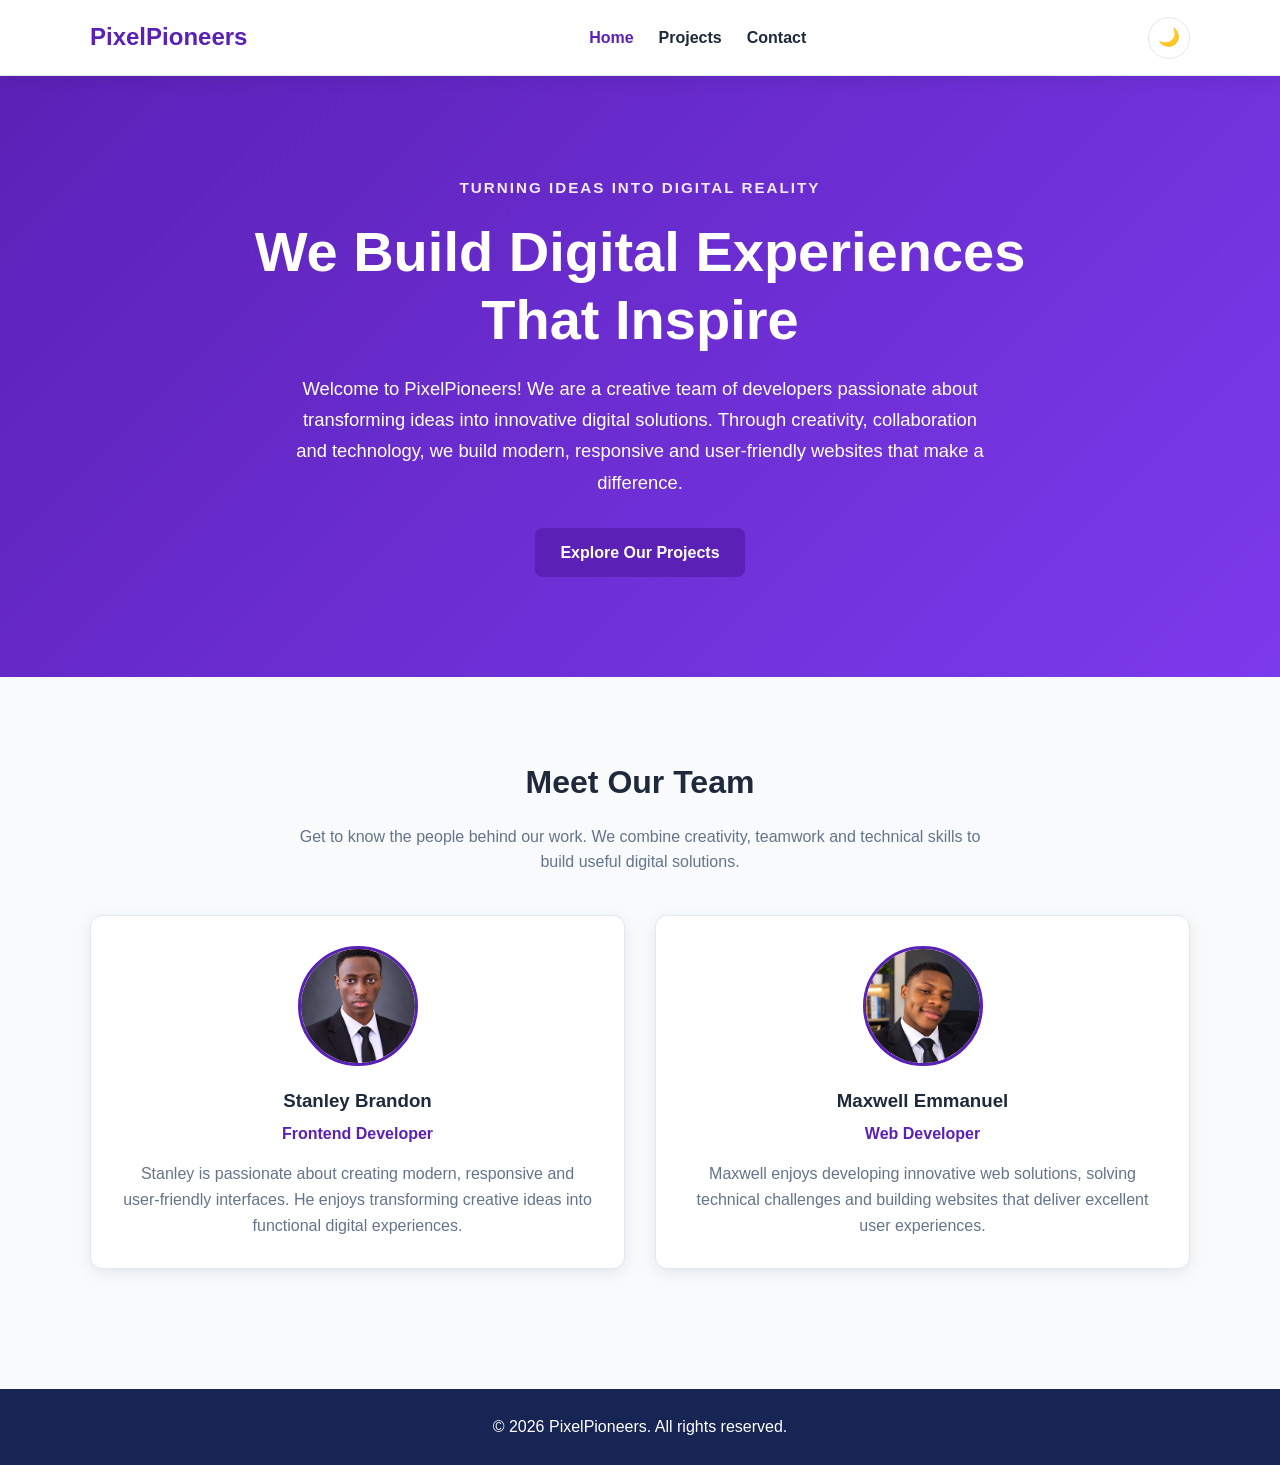
<file: index.html>
<!doctype html>
<html lang="en">
  <head>
    <meta charset="UTF-8" />
    <meta name="viewport" content="width=device-width, initial-scale=1.0" />
    <meta
      name="description"
      content="Meet PixelPioneers, a creative team of developers turning ideas into digital reality through innovative web development."
    />
    <title>PixelPioneers | Home</title>

    <link rel="stylesheet" href="css/styles.css" />
    <script src="js/script.js" defer></script>
  </head>

  <body>
    <a href="#main-content" class="skip-link">Skip to main content</a>

    <header class="site-header">
      <div class="container header-content">
        <a href="index.html" class="logo">PixelPioneers</a>

        <nav class="main-nav" aria-label="Main navigation">
          <button
            class="nav-toggle"
            aria-label="Toggle navigation"
            aria-expanded="false"
          >
            ☰
          </button>

          <ul class="nav-links">
            <li><a href="index.html" aria-current="page">Home</a></li>
            <li><a href="projects.html">Projects</a></li>
            <li><a href="contact.html">Contact</a></li>
          </ul>
        </nav>

        <button class="theme-toggle" aria-label="Toggle dark mode">🌙</button>
      </div>
    </header>

    <main id="main-content">
      <section class="hero">
        <div class="container">
          <p class="hero-tagline">Turning Ideas into Digital Reality</p>

          <h1>We Build Digital Experiences That Inspire</h1>

          <p class="hero-lead">
            Welcome to PixelPioneers! We are a creative team of developers
            passionate about transforming ideas into innovative digital
            solutions. Through creativity, collaboration and technology, we
            build modern, responsive and user-friendly websites that make a
            difference.
          </p>

          <a href="projects.html" class="btn"> Explore Our Projects </a>
        </div>
      </section>

      <section class="team-section">
        <div class="container">
          <h2>Meet Our Team</h2>

          <p>
            Get to know the people behind our work. We combine creativity,
            teamwork and technical skills to build useful digital solutions.
          </p>

          <div class="team-grid">
            <!-- Stanley Brandon -->
            <article class="team-card">
              <img
                src="images/stanley.jpg"
                alt="Portrait of Stanley Brandon"
                class="profile-photo"
              />

              <h3>Stanley Brandon</h3>

              <p class="role">Frontend Developer</p>

              <p>
                Stanley is passionate about creating modern, responsive and
                user-friendly interfaces. He enjoys transforming creative ideas
                into functional digital experiences.
              </p>
            </article>

            <!-- Maxwell Emmanuel -->
            <article class="team-card">
              <img
                src="images/maxwell.jpg"
                alt="Portrait of Maxwell Emmanuel"
                class="profile-photo"
              />

              <h3>Maxwell Emmanuel</h3>

              <p class="role">Web Developer</p>

              <p>
                Maxwell enjoys developing innovative web solutions, solving
                technical challenges and building websites that deliver
                excellent user experiences.
              </p>
            </article>
          </div>
        </div>
      </section>
    </main>

    <footer class="site-footer">
      <div class="container">
        <p>
          &copy; <span id="current-year">2026</span> PixelPioneers. All rights
          reserved.
        </p>
      </div>
    </footer>
  </body>
</html>
</file>
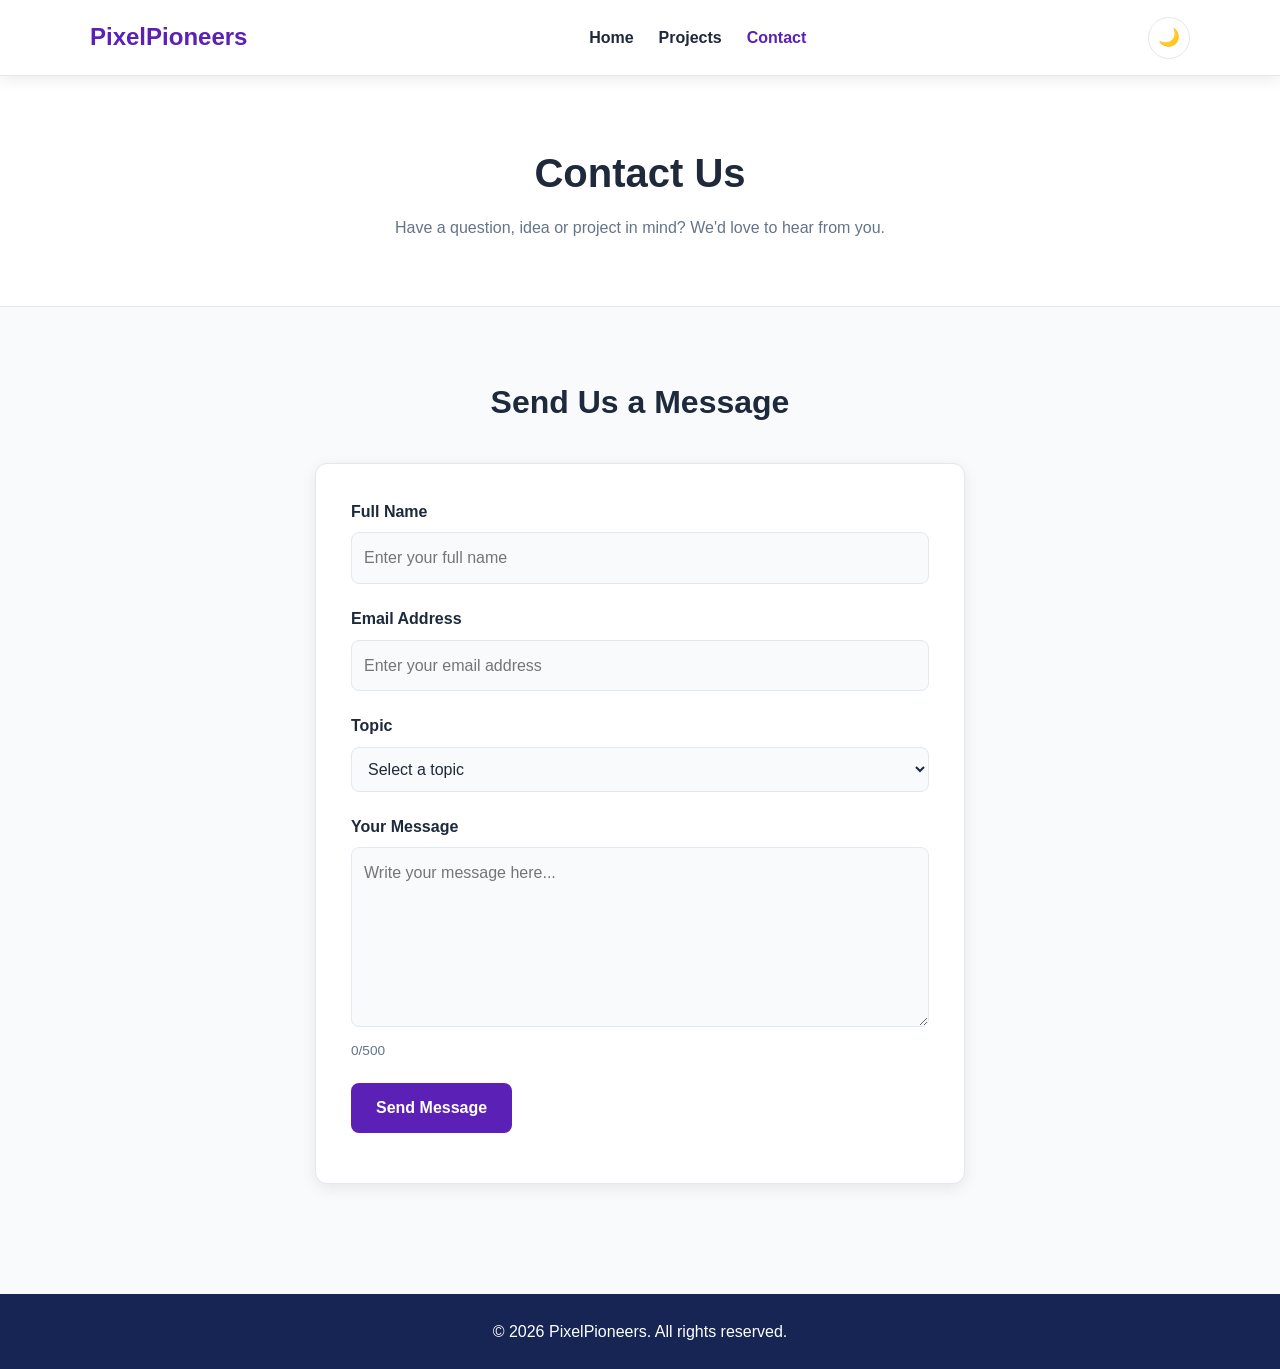
<file: contact.html>
<!doctype html>
<html lang="en">
  <head>
    <meta charset="UTF-8" />
    <meta name="viewport" content="width=device-width, initial-scale=1.0" />

    <meta
      name="description"
      content="Contact PixelPioneers for questions and collaboration."
    />

    <title>PixelPioneers | Contact</title>

    <link rel="stylesheet" href="css/styles.css" />
    <script src="js/script.js" defer></script>
  </head>

  <body>
    <a href="#main-content" class="skip-link"> Skip to main content </a>

    <header class="site-header">
      <div class="container header-content">
        <a href="index.html" class="logo">PixelPioneers</a>

        <nav class="main-nav" aria-label="Main navigation">
          <button
            class="nav-toggle"
            aria-label="Toggle navigation"
            aria-expanded="false"
          >
            ☰
          </button>

          <ul class="nav-links">
            <li>
              <a href="index.html">Home</a>
            </li>

            <li>
              <a href="projects.html">Projects</a>
            </li>

            <li>
              <a href="contact.html" aria-current="page">Contact</a>
            </li>
          </ul>
        </nav>

        <button class="theme-toggle" aria-label="Toggle dark mode">🌙</button>
      </div>
    </header>

    <main id="main-content">
      <section class="page-hero">
        <div class="container">
          <h1>Contact Us</h1>

          <p>
            Have a question, idea or project in mind? We'd love to hear from
            you.
          </p>
        </div>
      </section>

      <section class="contact-section">
        <div class="container">
          <h2>Send Us a Message</h2>

          <form id="contact-form" novalidate>
            <div class="form-group">
              <label for="name">Full Name</label>

              <input
                type="text"
                id="name"
                name="name"
                placeholder="Enter your full name"
                required
              />

              <p class="error-message" id="name-error"></p>
            </div>

            <div class="form-group">
              <label for="email">Email Address</label>

              <input
                type="email"
                id="email"
                name="email"
                placeholder="Enter your email address"
                required
              />

              <p class="error-message" id="email-error"></p>
            </div>

            <div class="form-group">
              <label for="topic">Topic</label>

              <select id="topic" name="topic" required>
                <option value="">Select a topic</option>

                <option value="general">General Inquiry</option>

                <option value="collaboration">Collaboration</option>

                <option value="project">Project Discussion</option>

                <option value="other">Other</option>
              </select>

              <p class="error-message" id="topic-error"></p>
            </div>

            <div class="form-group">
              <label for="message">Your Message</label>

              <textarea
                id="message"
                name="message"
                rows="6"
                maxlength="500"
                placeholder="Write your message here..."
                required
              ></textarea>

              <p id="char-count" aria-live="polite">0/500 characters</p>

              <p class="error-message" id="message-error"></p>
            </div>

            <button type="submit" class="btn">Send Message</button>

            <p id="form-status" role="status" aria-live="polite"></p>
          </form>
        </div>
      </section>
    </main>

    <footer class="site-footer">
      <div class="container">
        <p>
          &copy; <span id="current-year">2026</span>
          PixelPioneers. All rights reserved.
        </p>
      </div>
    </footer>
  </body>
</html>
</file>
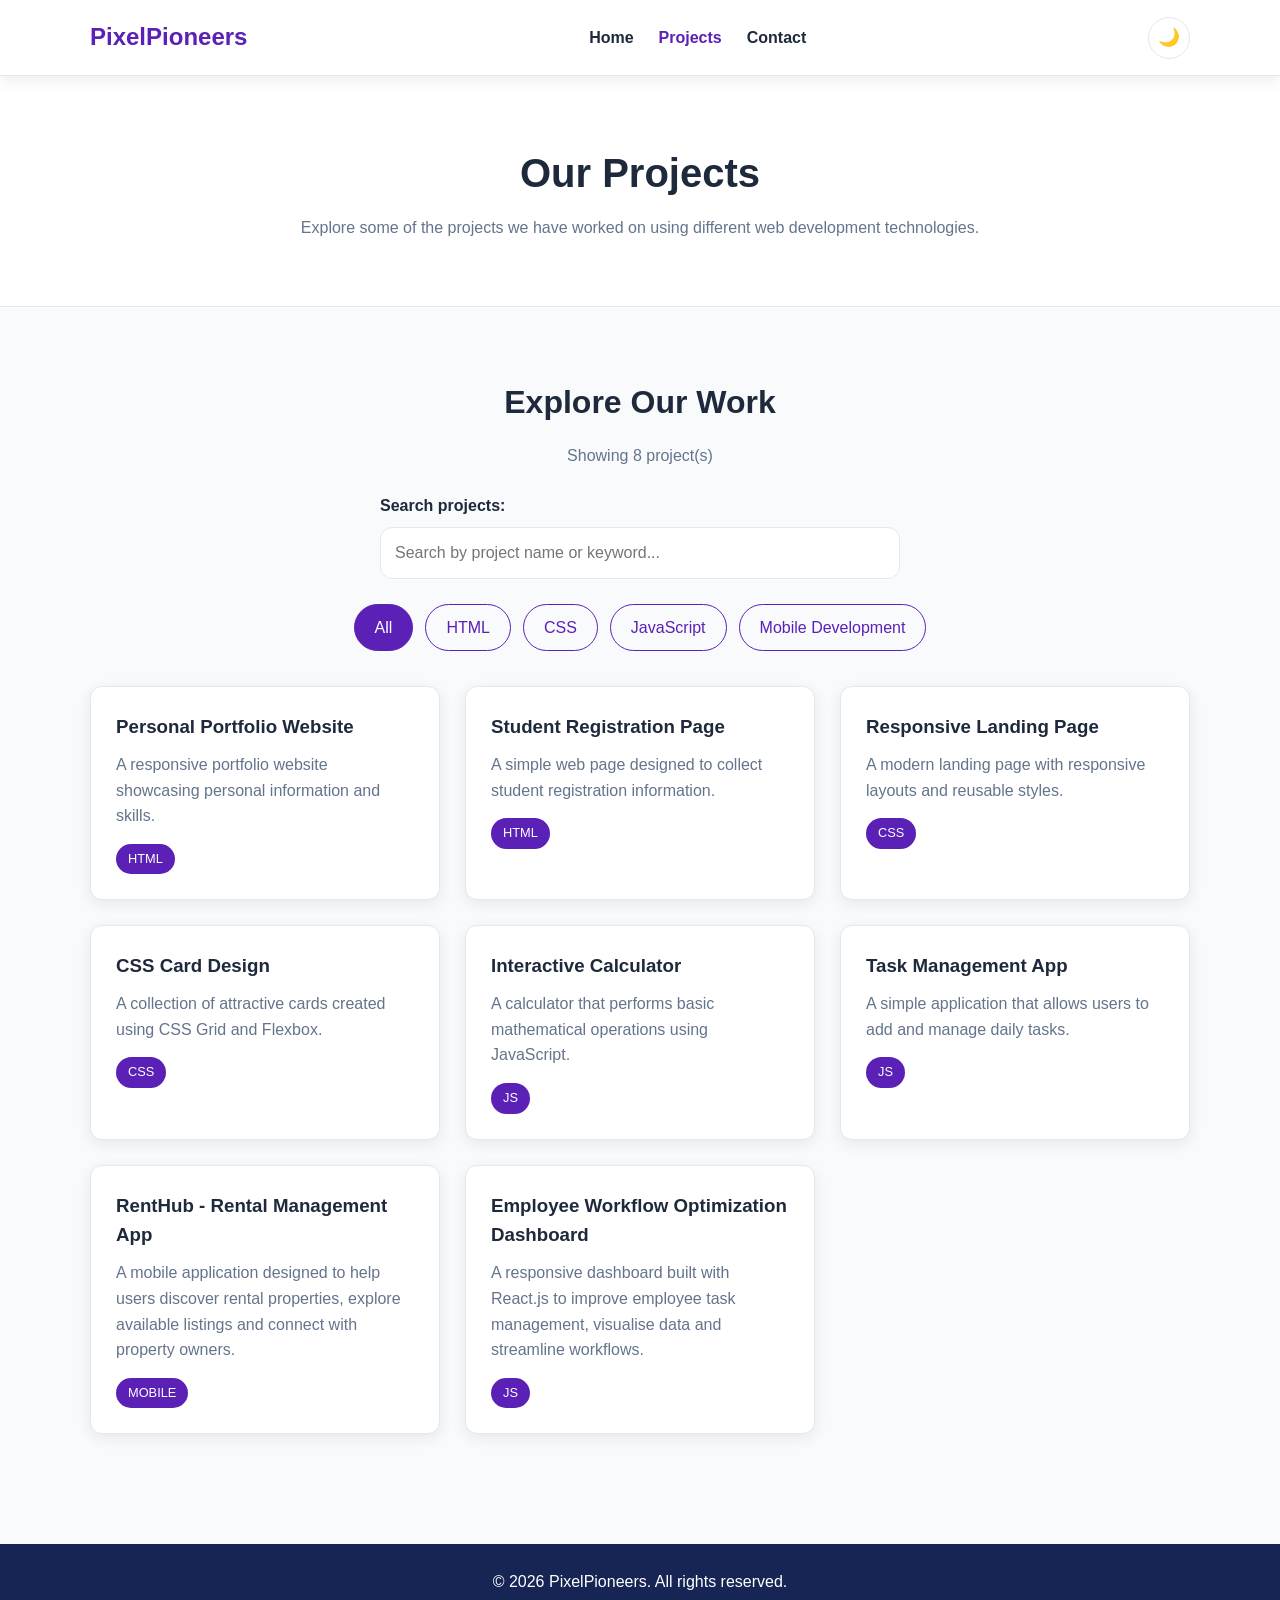
<file: projects.html>
<!doctype html>
<html lang="en">
  <head>
    <meta charset="UTF-8" />
    <meta name="viewport" content="width=device-width, initial-scale=1.0" />

    <meta
      name="description"
      content="Explore the projects developed by PixelPioneers."
    />

    <title>PixelPioneers | Projects</title>

    <link rel="stylesheet" href="css/styles.css" />
    <script src="js/script.js" defer></script>
  </head>

  <body>
    <a href="#main-content" class="skip-link"> Skip to main content </a>

    <header class="site-header">
      <div class="container header-content">
        <a href="index.html" class="logo">PixelPioneers</a>

        <nav class="main-nav" aria-label="Main navigation">
          <button
            class="nav-toggle"
            aria-label="Toggle navigation"
            aria-expanded="false"
          >
            ☰
          </button>

          <ul class="nav-links">
            <li>
              <a href="index.html">Home</a>
            </li>

            <li>
              <a href="projects.html" aria-current="page">Projects</a>
            </li>

            <li>
              <a href="contact.html">Contact</a>
            </li>
          </ul>
        </nav>

        <button class="theme-toggle" aria-label="Toggle dark mode">🌙</button>
      </div>
    </header>

    <main id="main-content">
      <section class="page-hero">
        <div class="container">
          <h1>Our Projects</h1>

          <p>
            Explore some of the projects we have worked on using different web
            development technologies.
          </p>
        </div>
      </section>

      <section class="projects-section">
        <div class="container">
          <h2>Explore Our Work</h2>

          <p id="project-count" aria-live="polite">Loading projects...</p>

          <div class="project-search">
            <label for="project-search">Search projects:</label>
            <input
              type="search"
              id="project-search"
              placeholder="Search by project name or keyword..."
              aria-label="Search projects by name or description"
            />
          </div>

          <div class="project-filters" aria-label="Filter projects">
            <button class="filter-btn active" type="button" data-filter="all">
              All
            </button>

            <button class="filter-btn" type="button" data-filter="html">
              HTML
            </button>

            <button class="filter-btn" type="button" data-filter="css">
              CSS
            </button>

            <button class="filter-btn" type="button" data-filter="js">
              JavaScript
            </button>
            <button class="filter-btn" type="button" data-filter="mobile">
              Mobile Development
            </button>
          </div>

          <div id="project-list" class="project-grid">
            <!-- JavaScript will display projects here. -->
          </div>
        </div>
      </section>
    </main>

    <footer class="site-footer">
      <div class="container">
        <p>
          &copy; <span id="current-year">2026</span>
          PixelPioneers. All rights reserved.
        </p>
      </div>
    </footer>
  </body>
</html>
</file>
<file: css/styles.css>
/* =========================================
   1. DESIGN VARIABLES
========================================= */

:root {
  --primary-color: #5b21b6;
  --primary-action-color: #5b21b6;
  --primary-hover: #4c1d95;
  --secondary-color: #172554;

  --background-color: #f8fafc;
  --surface-color: #ffffff;

  --text-color: #1e293b;
  --muted-color: #64748b;

  --border-color: #e2e8f0;

  --success-color: #15803d;
  --error-color: #dc2626;

  --shadow: 0 4px 15px rgba(0, 0, 0, 0.08);

  --border-radius: 12px;
  --transition: 0.3s ease;
}

/* =========================================
   2. DARK THEME
========================================= */

[data-theme="dark"] {
  --primary-color: #a78bfa;
  --primary-action-color: #5b21b6;
  --primary-hover: #c4b5fd;
  /* --secondary-color: #e2e8f0; */
  --secondary-color: #172554;

  --background-color: #0f172a;
  --surface-color: #1e293b;

  --text-color: #f1f5f9;
  --muted-color: #cbd5e1;

  --border-color: #334155;

  --success-color: #4ade80;
  --error-color: #f87171;

  --shadow: 0 4px 15px rgba(0, 0, 0, 0.25);
}

/* =========================================
   3. RESET AND BASE STYLES
========================================= */

* {
  margin: 0;
  padding: 0;
  box-sizing: border-box;
}

html {
  scroll-behavior: smooth;
}

body {
  font-family: Arial, Helvetica, sans-serif;
  background-color: var(--background-color);
  color: var(--text-color);
  line-height: 1.6;
  transition:
    background-color var(--transition),
    color var(--transition);
}

a {
  text-decoration: none;
  color: inherit;
}

button,
input,
textarea,
select {
  font: inherit;
}

button {
  cursor: pointer;
}

img {
  max-width: 100%;
  display: block;
}

ul {
  list-style-position: inside;
}

/* =========================================
   4. ACCESSIBILITY
========================================= */

.skip-link {
  position: absolute;
  top: -100px;
  left: 10px;
  background: var(--primary-action-color);
  color: white;
  padding: 10px 15px;
  z-index: 1000;
}

.skip-link:focus {
  top: 10px;
}

:focus-visible {
  outline: 3px solid var(--primary-color);
  outline-offset: 3px;
}

/* =========================================
   5. REUSABLE CONTAINER
========================================= */

.container {
  width: min(1100px, 90%);
  margin: 0 auto;
}

/* =========================================
   6. HEADER AND NAVIGATION
========================================= */

.site-header {
  background-color: var(--surface-color);
  border-bottom: 1px solid var(--border-color);

  position: sticky;
  top: 0;
  z-index: 100;

  box-shadow: var(--shadow);
}

.header-content {
  min-height: 75px;

  display: flex;
  align-items: center;
  justify-content: space-between;
  gap: 20px;
}

.logo {
  font-size: 1.5rem;
  font-weight: bold;
  color: var(--primary-color);
}

.main-nav {
  display: flex;
  align-items: center;
}

.nav-links {
  display: flex;
  align-items: center;
  gap: 25px;
  list-style: none;
}

.nav-links a {
  color: var(--text-color);
  font-weight: 600;
  transition: color var(--transition);
}

.nav-links a:hover,
.nav-links a[aria-current="page"] {
  color: var(--primary-color);
}

.nav-toggle {
  display: none;
  background: none;
  border: none;
  color: var(--text-color);
  font-size: 1.7rem;
}

.theme-toggle {
  background: var(--surface-color);
  border: 1px solid var(--border-color);
  border-radius: 50%;
  width: 42px;
  height: 42px;
  font-size: 1.1rem;
  transition: background-color var(--transition);
}

/* =========================================
   7. BUTTONS
========================================= */

.btn {
  display: inline-block;

  background-color: var(--primary-action-color);
  color: white;

  padding: 12px 25px;

  border: none;
  border-radius: 8px;

  font-weight: bold;

  transition:
    background-color var(--transition),
    transform var(--transition);
}

.btn:hover {
  background-color: var(--primary-hover);
  transform: translateY(-2px);
}

/* =========================================
   8. HERO SECTION
========================================= */

.hero {
  padding: 100px 0;
  text-align: center;

  background: linear-gradient(135deg, var(--primary-action-color), #7c3aed);

  color: white;
}

.hero-tagline {
  font-size: 0.95rem;
  font-weight: 700;
  letter-spacing: 2px;
  text-transform: uppercase;
  margin-bottom: 18px;
  color: rgba(255, 255, 255, 0.9);
}

.hero h1 {
  max-width: 900px;
  margin: 0 auto 20px;
  font-size: clamp(2rem, 5vw, 3.5rem);
  line-height: 1.2;
}

.hero-lead {
  max-width: 700px;
  margin: 0 auto 30px;
  font-size: 1.15rem;
  line-height: 1.7;
}

/* =========================================
   9. TEAM SECTION
========================================= */

.team-section {
  padding: 80px 0;
  text-align: center;
}

.team-section h2,
.projects-section h2,
.contact-section h2 {
  font-size: 2rem;
  margin-bottom: 15px;
}

.team-section > .container > p {
  max-width: 700px;
  margin: 0 auto 40px;
  color: var(--muted-color);
}

.team-grid {
  display: grid;
  grid-template-columns: repeat(2, minmax(0, 1fr));
  gap: 30px;
}

.team-card {
  background-color: var(--surface-color);
  padding: 30px;
  border-radius: var(--border-radius);
  box-shadow: var(--shadow);
  border: 1px solid var(--border-color);

  transition: transform var(--transition);
}

.team-card:hover {
  transform: translateY(-5px);
}

.profile-placeholder {
  width: 100px;
  height: 100px;

  display: grid;
  place-items: center;

  margin: 0 auto 20px;

  background-color: var(--primary-action-color);
  color: white;

  border-radius: 50%;

  font-size: 1.8rem;
  font-weight: bold;
}

/* Team member profile photos */
.profile-photo {
  width: 120px;
  height: 120px;
  display: block;
  margin: 0 auto 20px;
  object-fit: cover;
  border-radius: 50%;
  border: 3px solid var(--primary-color);
}

.team-card h3 {
  margin-bottom: 5px;
}

.team-card h4 {
  margin: 20px 0 10px;
}

.team-card p {
  color: var(--muted-color);
}

.team-card .role {
  color: var(--primary-color);
  font-weight: bold;
  margin-bottom: 15px;
}

/* =========================================
   10. PAGE HERO
========================================= */

.page-hero {
  padding: 65px 0;
  text-align: center;
  background-color: var(--surface-color);
  border-bottom: 1px solid var(--border-color);
}

.page-hero h1 {
  font-size: 2.5rem;
  margin-bottom: 10px;
}

.page-hero p {
  color: var(--muted-color);
}

/* =========================================
   11. PROJECTS SECTION
========================================= */

.projects-section {
  padding: 70px 0;
  text-align: center;
}

#project-count {
  color: var(--muted-color);
  margin-bottom: 25px;
}

.project-filters {
  display: flex;
  justify-content: center;
  flex-wrap: wrap;
  gap: 12px;
  margin-bottom: 35px;
}

.filter-btn {
  padding: 10px 20px;

  border: 1px solid var(--primary-color);
  border-radius: 25px;

  background-color: transparent;
  color: var(--primary-color);

  transition: all var(--transition);
}

.filter-btn:hover,
.filter-btn.active {
  background-color: var(--primary-action-color);
  color: white;
}

.project-grid {
  display: grid;
  grid-template-columns: repeat(3, minmax(0, 1fr));
  gap: 25px;
  text-align: left;
}

.project-card {
  background-color: var(--surface-color);
  padding: 25px;

  border: 1px solid var(--border-color);
  border-radius: var(--border-radius);

  box-shadow: var(--shadow);
}

.project-card h3 {
  margin-bottom: 10px;
}

.project-card p {
  color: var(--muted-color);
}

.project-category {
  display: inline-block;
  margin-top: 15px;

  padding: 5px 12px;

  background-color: var(--primary-action-color);
  color: white;

  border-radius: 20px;
  font-size: 0.8rem;
}

/* =========================================
   12. CONTACT SECTION
========================================= */

.contact-section {
  padding: 70px 0;
}

.contact-section h2 {
  text-align: center;
  margin-bottom: 35px;
}

#contact-form {
  max-width: 650px;
  margin: 0 auto;

  background-color: var(--surface-color);

  padding: 35px;

  border: 1px solid var(--border-color);
  border-radius: var(--border-radius);

  box-shadow: var(--shadow);
}

.form-group {
  margin-bottom: 22px;
}

.form-group label {
  display: block;
  margin-bottom: 8px;
  font-weight: bold;
}

.form-group input,
.form-group textarea,
.form-group select {
  width: 100%;

  padding: 12px;

  border: 1px solid var(--border-color);
  border-radius: 8px;

  background-color: var(--background-color);
  color: var(--text-color);
}

.form-group input:focus,
.form-group textarea:focus,
.form-group select:focus {
  border-color: var(--primary-color);
  outline: 2px solid var(--primary-color);
}

/* Project Search */
.project-search {
  max-width: 520px;
  margin: 0 auto 25px;
  text-align: left;
}

.project-search label {
  display: block;
  margin-bottom: 8px;
  font-weight: 600;
}

.project-search input {
  width: 100%;
  padding: 12px 14px;
  border: 1px solid var(--border-color);
  border-radius: var(--border-radius);
  background-color: var(--surface-color);
  color: var(--text-color);
  font: inherit;
}

.project-search input:focus {
  outline: 2px solid var(--primary-color);
  outline-offset: 2px;
}

.form-group textarea {
  resize: vertical;
}

.error-message {
  color: var(--error-color);
  font-size: 0.9rem;
  margin-top: 5px;
}

#char-count {
  color: var(--muted-color);
  font-size: 0.85rem;
  margin-top: 5px;
}

#form-status {
  margin-top: 15px;
  font-weight: bold;
}

/* =========================================
   13. FOOTER
========================================= */

.site-footer {
  background-color: var(--secondary-color);
  color: white;

  text-align: center;

  padding: 25px 0;
  margin-top: 40px;
}

/* =========================================
   14. RESPONSIVE DESIGN
========================================= */

@media (max-width: 700px) {
  .header-content {
    min-height: 65px;
  }

  .nav-toggle {
    display: block;
  }

  .main-nav {
    position: relative;
  }

  .nav-links {
    display: none;

    position: absolute;
    top: 45px;
    right: 0;

    flex-direction: column;
    align-items: flex-start;

    gap: 15px;

    width: 190px;
    padding: 20px;

    background-color: var(--surface-color);

    border: 1px solid var(--border-color);
    border-radius: 10px;

    box-shadow: var(--shadow);
  }

  .nav-links.active {
    display: flex;
  }

  .team-grid,
  .project-grid {
    grid-template-columns: 1fr;
  }

  .hero {
    padding: 70px 0;
  }

  .page-hero {
    padding: 45px 0;
  }

  .page-hero h1 {
    font-size: 2rem;
  }

  #contact-form {
    padding: 22px;
  }
}

@media (prefers-reduced-motion: reduce) {
  *,
  *::before,
  *::after {
    scroll-behavior: auto !important;
    transition-duration: 0.01ms !important;
    animation-duration: 0.01ms !important;
    animation-iteration-count: 1 !important;
  }
}
</file>
